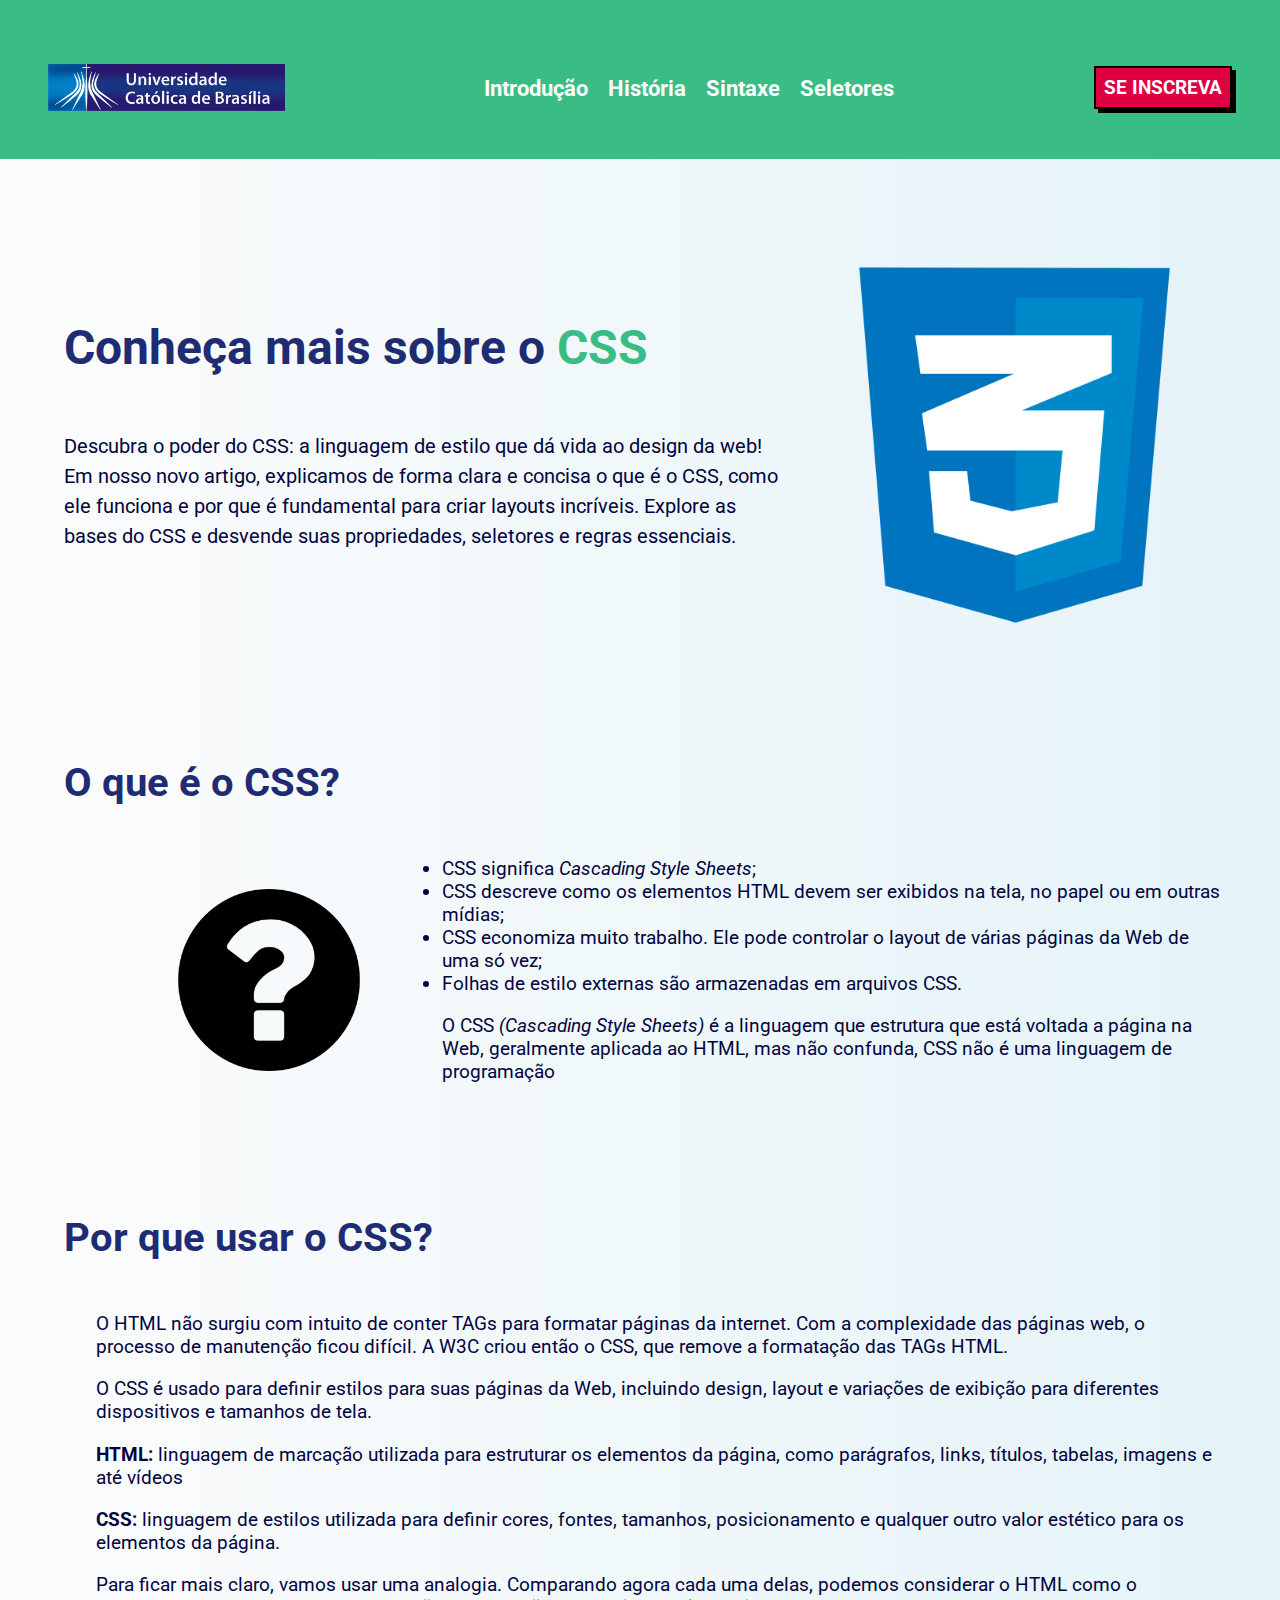
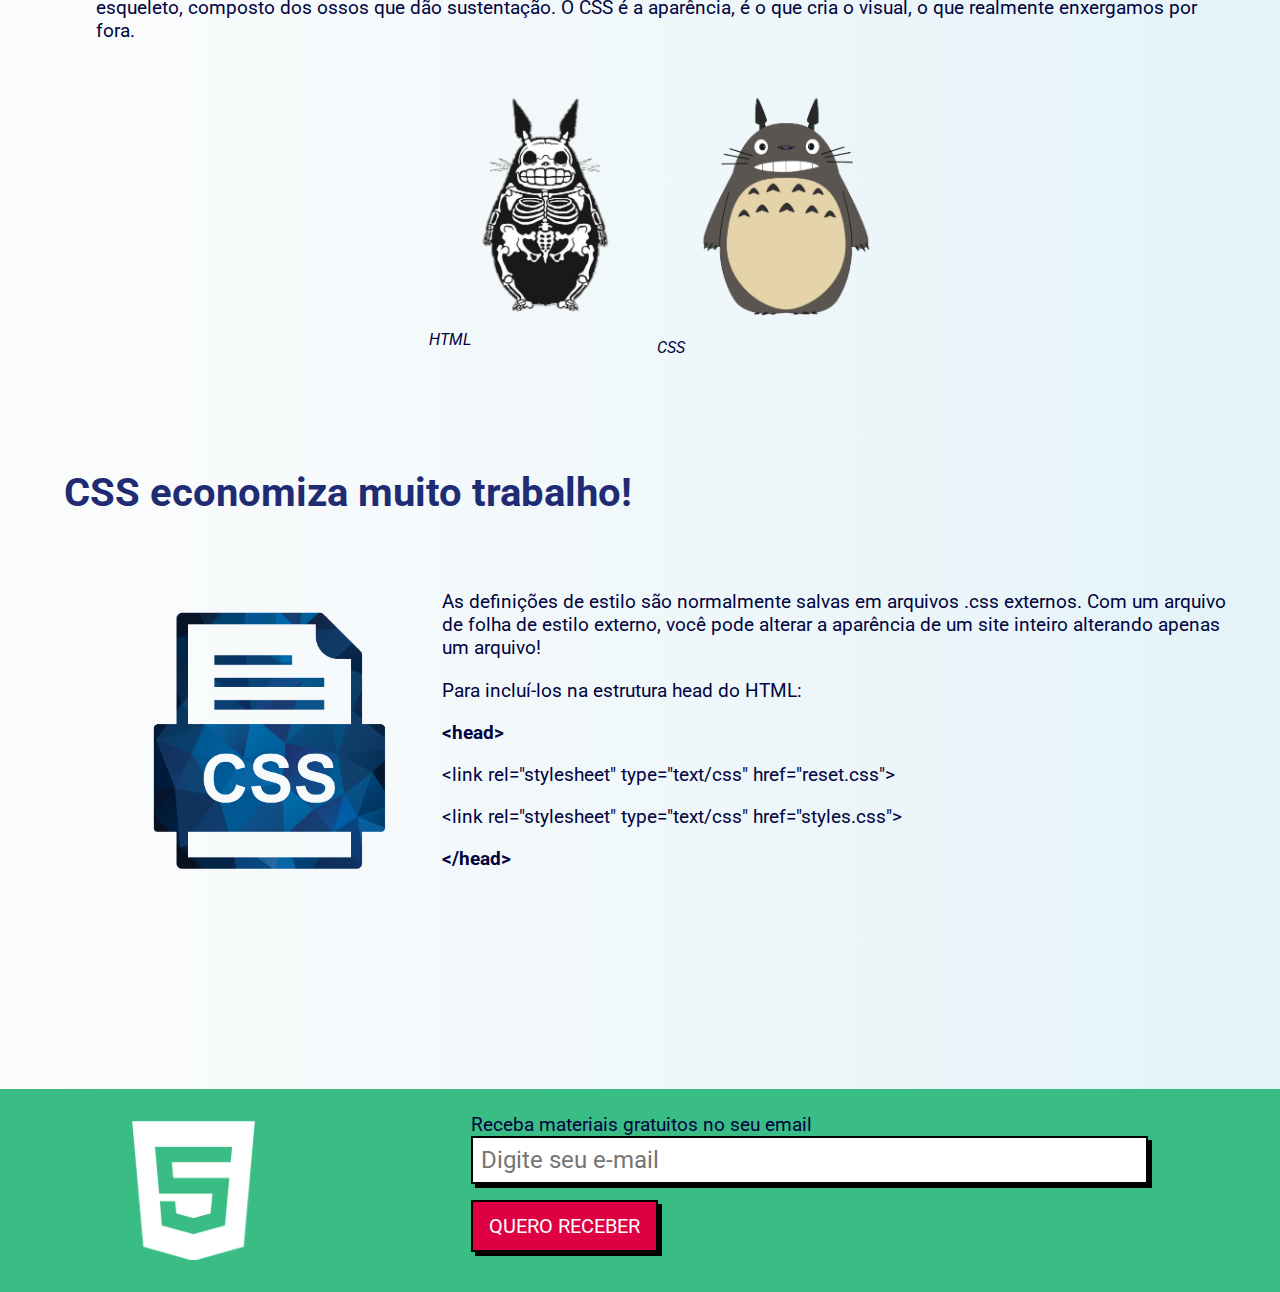
<file: index.html>
<!DOCTYPE html>
<html lang="pt-br">
  <head>
    <meta charset="UTF-8" />
    <meta http-equiv="X-UA-Compatible" content="IE=edge" />
    <meta name="viewport" content="width=device-width, initial-scale=1.0" />
    <link
      rel="shortcut icon"
      href="assets/logo_css_white.png"
      type="image/x-icon"
    />
    <link rel="preconnect" href="https://fonts.googleapis.com" />
    <link rel="preconnect" href="https://fonts.gstatic.com" crossorigin />
    <link
      href="https://fonts.googleapis.com/css2?family=Roboto:wght@100;400;500;700&display=swap"
      rel="stylesheet"
    />
    <link rel="stylesheet" href="introducao_style.css" />
    <title>Introdução CSS</title>
  </head>
  <body>
    <header>
      <div class="nav">
        <img src="assets/ucb-logo.png" alt="logo ucb" />
        <nav>
          <a href="index.html">Introdução</a>
          <a href="historia.html">História</a>
          <a href="sintaxe.html">Sintaxe</a>
          <a href="seletores.html">Seletores</a>
        </nav>
        <a href="formulario.html" class="button">Se inscreva</a>
      </div>
    </header>

    <main>
      <section class="secao-principal">
        <div class="container-row-reverse">
          <img src="assets/logo_css.png" alt="logo CSS" />
          <div>
            <h1>Conheça mais sobre o <span>CSS</span></h1>
            <p>
              Descubra o poder do CSS: a linguagem de estilo que dá vida ao
              design da web! Em nosso novo artigo, explicamos de forma clara e
              concisa o que é o CSS, como ele funciona e por que é fundamental
              para criar layouts incríveis. Explore as bases do CSS e desvende
              suas propriedades, seletores e regras essenciais.
            </p>
          </div>
        </div>
      </section>

      <section class="secao-conceitos">
        <div class="conceitos">
          <article class="conceito-1">
            <h2>O que é o CSS?</h2>
            <div class="container">
              <img src="assets/interrogacao.png" alt="interrogação" />
              <div class="texto">
                <ul>
                  <li>CSS significa <i>Cascading Style Sheets</i>;</li>
                  <li>
                    CSS descreve como os elementos HTML devem ser exibidos na
                    tela, no papel ou em outras mídias;
                  </li>
                  <li>
                    CSS economiza muito trabalho. Ele pode controlar o layout de
                    várias páginas da Web de uma só vez;
                  </li>
                  <li>
                    Folhas de estilo externas são armazenadas em arquivos CSS.
                  </li>

                  <p>
                    O CSS <i>(Cascading Style Sheets)</i> é a linguagem que
                    estrutura que está voltada a página na Web, geralmente
                    aplicada ao HTML, mas não confunda, CSS não é uma linguagem
                    de programação
                  </p>
                </ul>
              </div>
            </div>
          </article>

          <article class="conceito-2">
            <h2>Por que usar o CSS?</h2>
            <div class="container">
              <div class="texto">
                <p>
                  O HTML não surgiu com intuito de conter TAGs para formatar
                  páginas da internet. Com a complexidade das páginas web, o
                  processo de manutenção ficou difícil. A W3C criou então o CSS,
                  que remove a formatação das TAGs HTML.
                </p>

                <p>
                  O CSS é usado para definir estilos para suas páginas da Web,
                  incluindo design, layout e variações de exibição para
                  diferentes dispositivos e tamanhos de tela.
                </p>

                <p>
                  <strong>HTML:</strong> linguagem de marcação utilizada para
                  estruturar os elementos da página, como parágrafos, links,
                  títulos, tabelas, imagens e até vídeos
                </p>

                <p>
                  <strong>CSS:</strong> linguagem de estilos utilizada para
                  definir cores, fontes, tamanhos, posicionamento e qualquer
                  outro valor estético para os elementos da página.
                </p>

                <p>
                  Para ficar mais claro, vamos usar uma analogia. Comparando
                  agora cada uma delas, podemos considerar o HTML como o
                  esqueleto, composto dos ossos que dão sustentação. O CSS é a
                  aparência, é o que cria o visual, o que realmente enxergamos
                  por fora.
                </p>
              </div>
            </div>

            <div class="figure">
              <figure>
                <img
                  src="assets/esqueleto_totoro.png"
                  alt="totoro esqueleto"
                  class="esqueleto"
                />
                <figcaption><i>HTML</i></figcaption>
              </figure>

              <figure>
                <img src="assets/totoro.png" alt="totoro" />
                <figcaption><i>CSS</i></figcaption>
              </figure>
            </div>
          </article>

          <article class="conceito-3">
            <h2>CSS economiza muito trabalho!</h2>
            <div class="container">
              <img src="assets/css_file.png" alt="documento css" />

              <div class="texto">
                <p>
                  As definições de estilo são normalmente salvas em arquivos
                  .css externos. Com um arquivo de folha de estilo externo, você
                  pode alterar a aparência de um site inteiro alterando apenas
                  um arquivo!
                </p>

                <p>Para incluí-los na estrutura head do HTML:</p>

                <p><strong>&lt;head&gt; </strong></p>
                <p>
                  &lt;link rel="stylesheet" type="text/css" href="reset.css"&gt;
                </p>
                <p>
                  &lt;link rel="stylesheet" type="text/css"
                  href="styles.css"&gt;
                </p>
                <p><strong>&lt;/head&gt;</strong></p>
              </div>
            </div>
          </article>
        </div>
      </section>
      
    </main>

    <footer>
      <div class="noticias-form">
        <img src="assets/logo_css_white.png" alt="" />

        <form action="#">
          <label for="email">Receba materiais gratuitos no seu email</label>
          <input
            type="text"
            name="email"
            id="email"
            placeholder="Digite seu e-mail"
          />
          <button class="button">Quero receber</button>
        </form>
      </div>

      <!--<div class="linkedin">
            <p>Desenvolvido por</p>
        <ul>
            <li><a href="https://www.linkedin.com/in/tamilly-menezes/">Cris</a></li>
            <li><a href="https://www.linkedin.com/in/matheuss-bdr/">Matheus</a></li>
            <li><a href="https://www.linkedin.com/in/ryvvas/">Ryvvas</a></li>
            <li><a href="https://www.linkedin.com/in/victor-andrade-hugo/">Victor</a></li>
        </ul>
        </div> -->
    </footer>
  </body>
</html>
</file>
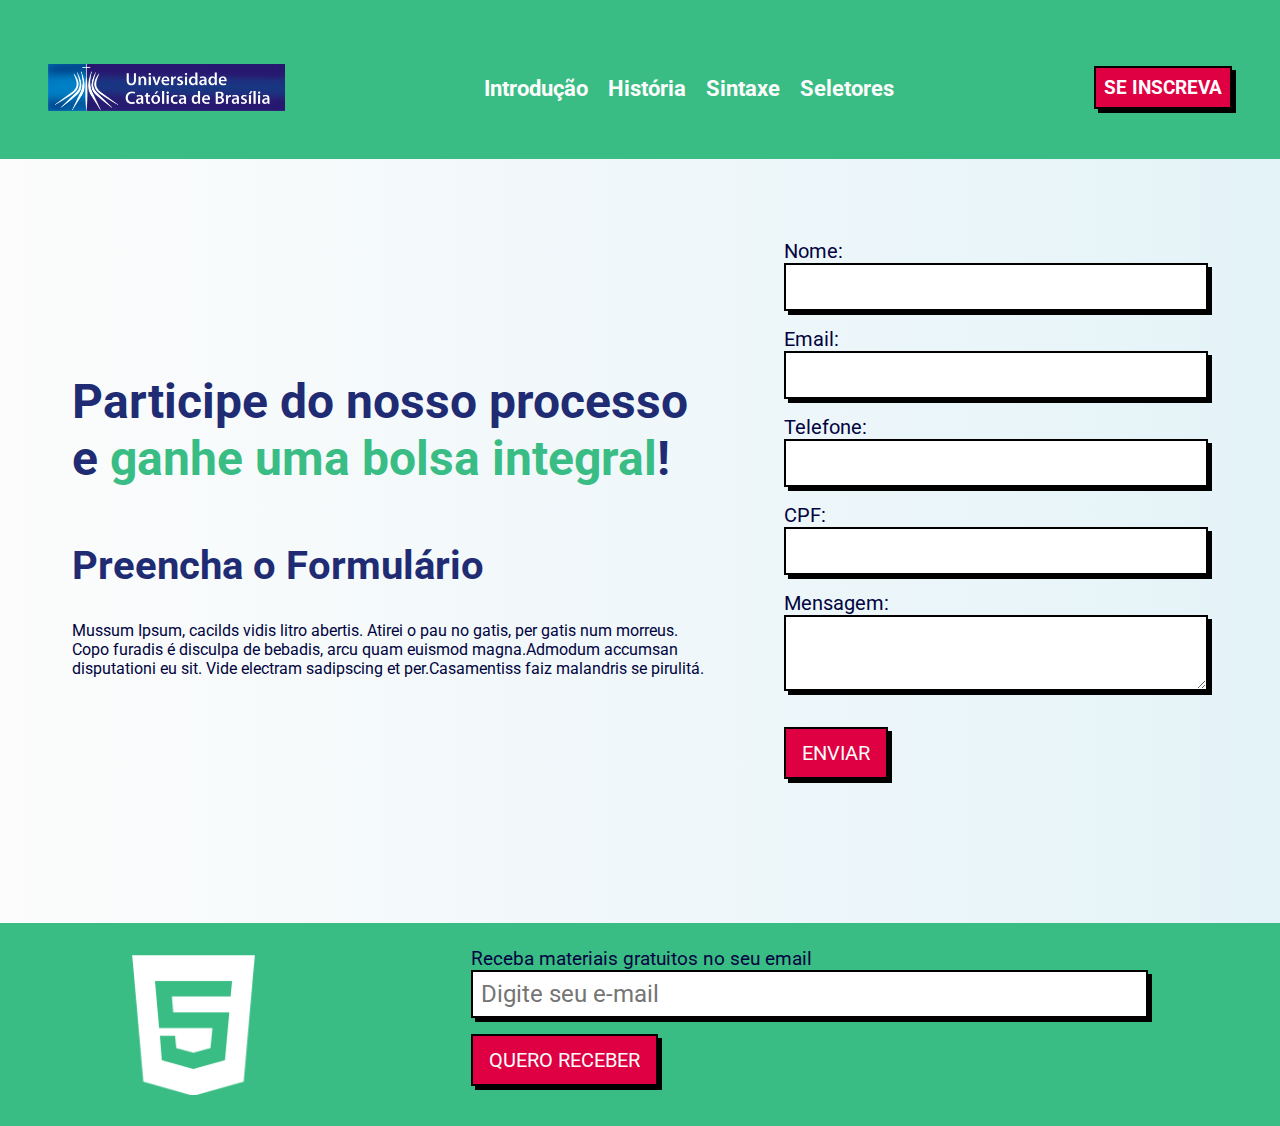
<file: formulario.html>
<!DOCTYPE html>
<html lang="pt-br">
  <head>
    <meta charset="UTF-8" />
    <meta http-equiv="X-UA-Compatible" content="IE=edge" />
    <meta name="viewport" content="width=device-width, initial-scale=1.0" />
    <link
      rel="shortcut icon"
      href="assets/logo_css_white.png"
      type="image/x-icon"
    />
    <link rel="preconnect" href="https://fonts.googleapis.com" />
    <link rel="preconnect" href="https://fonts.gstatic.com" crossorigin />
    <link
      href="https://fonts.googleapis.com/css2?family=Roboto:wght@100;400;500;700&display=swap"
      rel="stylesheet"
    />
    <link rel="stylesheet" href="introducao_style.css" />
    <link rel="stylesheet" href="formulario_style.css" />
    <title>Formulário</title>
  </head>
  <body>
    <header>
      <div class="nav">
        <img src="assets/ucb-logo.png" alt="logo ucb" />
        <nav>
          <a href="index.html">Introdução</a>
          <a href="historia.html">História</a>
          <a href="sintaxe.html">Sintaxe</a>
          <a href="seletores.html">Seletores</a>
        </nav>
        <a href="formulario.html" class="button">Se inscreva</a>
      </div>
    </header>

    <main class="apresentacao">
      <section class="formulario">
        <div class="inscricao-form">
          <h1>
            Participe do nosso processo e <span>ganhe uma bolsa integral</span>!
          </h1>
          <h2>Preencha o Formulário</h2>
          <p>
            Mussum Ipsum, cacilds vidis litro abertis. Atirei o pau no gatis,
            per gatis num morreus. Copo furadis é disculpa de bebadis, arcu quam
            euismod magna.Admodum accumsan disputationi eu sit. Vide electram
            sadipscing et per.Casamentiss faiz malandris se pirulitá.
          </p>
        </div>

        <form action="#" method="post">
          <div class="form-group">
            <label for="nome">Nome:</label>
            <input type="text" id="nome" name="nome" required />
          </div>
          <div class="form-group">
            <label for="email">Email:</label>
            <input type="email" id="email" name="email" required />
          </div>
          <div class="form-group">
            <label for="telefone">Telefone:</label>
            <input type="tel" id="telefone" name="telefone" required />
          </div>
          <div class="form-group">
            <label for="cpf">CPF:</label>
            <input type="text" id="cpf" name="cpf" required />
          </div>
          <div class="form-group">
            <label for="mensagem">Mensagem:</label>
            <textarea id="mensagem" name="mensagem" required></textarea>
          </div>
          <button class="button">Enviar</button>
        </form>
      </section>
    </main>

    <footer>
      <div class="noticias-form">
        <img src="assets/logo_css_white.png" alt="" />

        <form action="#">
          <label for="email">Receba materiais gratuitos no seu email</label>
          <input
            type="text"
            name="email"
            id="email"
            placeholder="Digite seu e-mail"
          />
          <button class="button">Quero receber</button>
        </form>
      </div>

      <!--<div class="linkedin">
            <p>Desenvolvido por</p>
        <ul>
            <li><a href="https://www.linkedin.com/in/tamilly-menezes/">Cris</a></li>
            <li><a href="https://www.linkedin.com/in/matheuss-bdr/">Matheus</a></li>
            <li><a href="https://www.linkedin.com/in/ryvvas/">Ryvvas</a></li>
            <li><a href="https://www.linkedin.com/in/victor-andrade-hugo/">Victor</a></li>
        </ul>
        </div> -->
    </footer>
  </body>
</html>
</file>
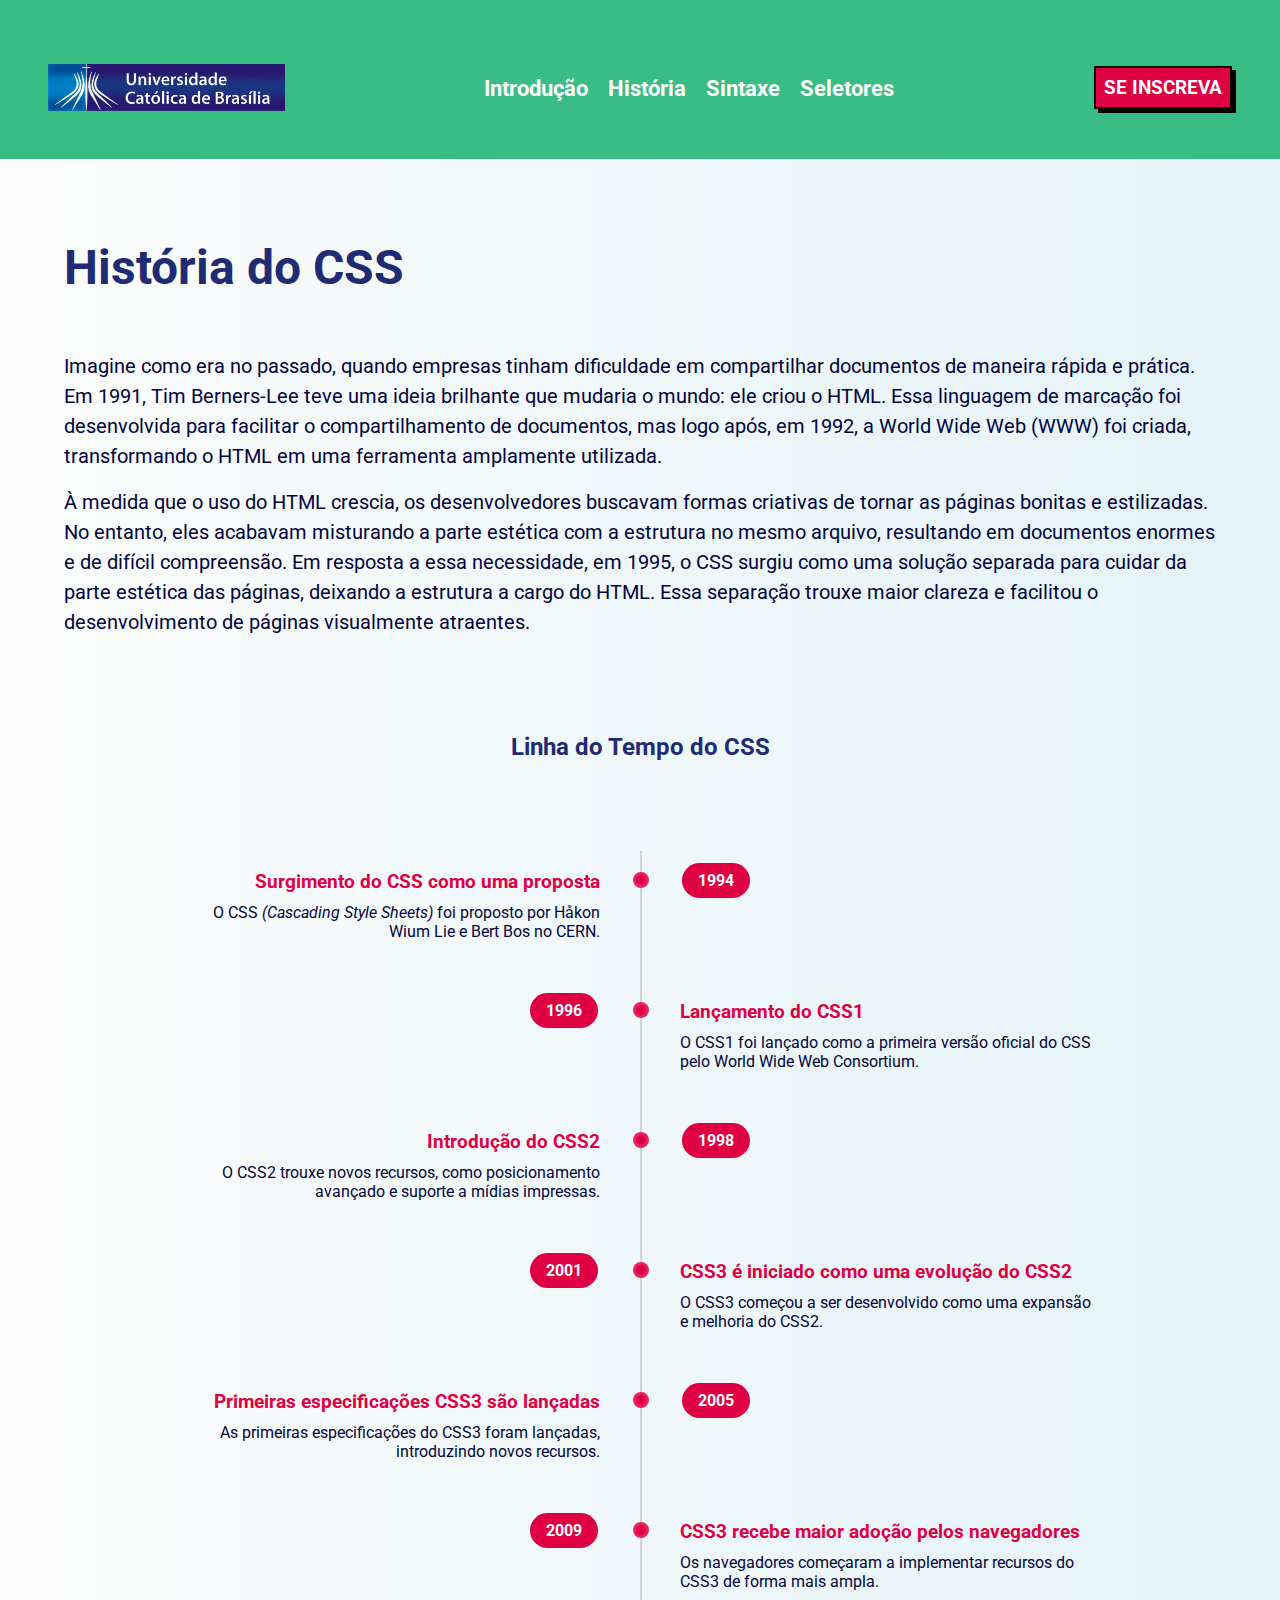
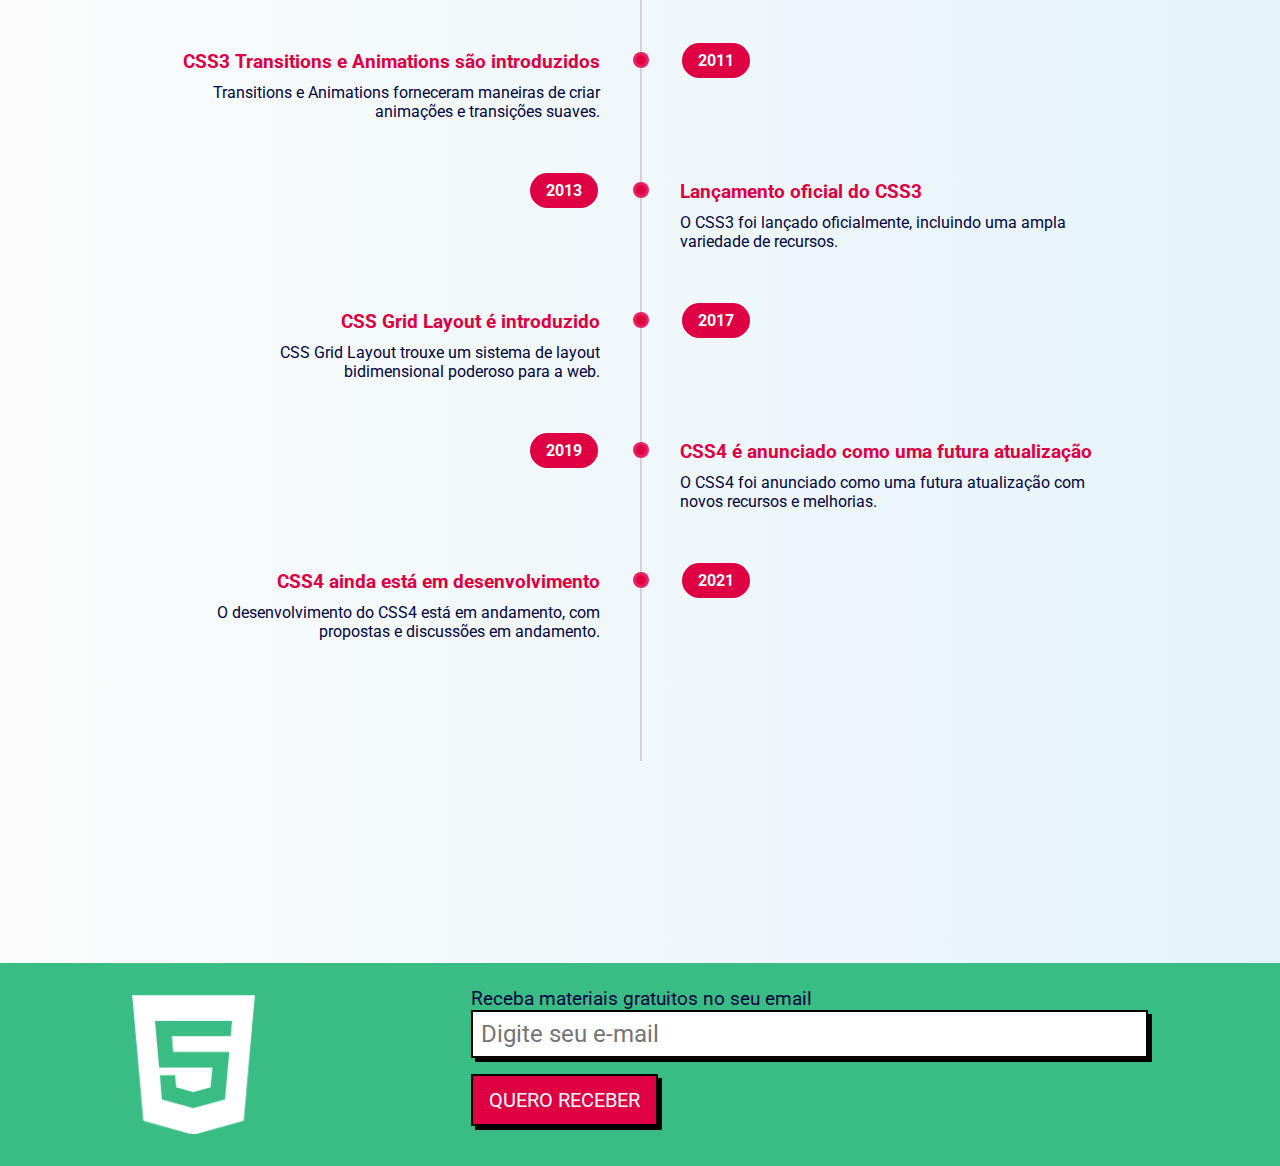
<file: historia.html>
<!DOCTYPE html>
<html lang="pt-br">
  <head>
    <meta charset="UTF-8" />
    <meta http-equiv="X-UA-Compatible" content="IE=edge" />
    <meta name="viewport" content="width=device-width, initial-scale=1.0" />
    <link rel="shortcut icon" href="assets/logo_css_white.png" type="image/x-icon"/>
    <link rel="preconnect" href="https://fonts.googleapis.com" />
    <link rel="preconnect" href="https://fonts.gstatic.com" crossorigin />
    <link
      href="https://fonts.googleapis.com/css2?family=Roboto:wght@100;400;500;700&display=swap"
      rel="stylesheet"
    />
    <link rel="stylesheet" href="historia_style.css" />
    <title>História CSS</title>
  </head>
  <body>
    <header>
      <div class="nav">
        <img src="assets/ucb-logo.png" alt="logo ucb" />
        <nav>
          <a href="index.html">Introdução</a>
          <a href="historia.html">História</a>
          <a href="sintaxe.html">Sintaxe</a>
          <a href="seletores.html">Seletores</a>
        </nav>
        <a href="formulario.html" class="button">Se inscreva</a>
      </div>
    </header>

    <main class="apresentacao">
      <section class="apresentacaoConteudo">
        <div class="historiaCss">
          <h1>História do CSS</h1>

          <p>
            Imagine como era no passado, quando empresas tinham dificuldade em
            compartilhar documentos de maneira rápida e prática. Em 1991, Tim
            Berners-Lee teve uma ideia brilhante que mudaria o mundo: ele criou
            o HTML. Essa linguagem de marcação foi desenvolvida para facilitar o
            compartilhamento de documentos, mas logo após, em 1992, a World Wide
            Web (WWW) foi criada, transformando o HTML em uma ferramenta
            amplamente utilizada.
          </p>

          <p>
            À medida que o uso do HTML crescia, os desenvolvedores buscavam
            formas criativas de tornar as páginas bonitas e estilizadas. No
            entanto, eles acabavam misturando a parte estética com a estrutura
            no mesmo arquivo, resultando em documentos enormes e de difícil
            compreensão. Em resposta a essa necessidade, em 1995, o CSS surgiu
            como uma solução separada para cuidar da parte estética das páginas,
            deixando a estrutura a cargo do HTML. Essa separação trouxe maior
            clareza e facilitou o desenvolvimento de páginas visualmente
            atraentes.
          </p>
        </div>

        <h2>Linha do Tempo do CSS</h2>
      </section>

      <section class="apresentacaoLinhaDoTempo">
        <ul>
          <li>
            <div class="conteudo">
              <h3>Surgimento do CSS como uma proposta</h3>
              <p>
                O CSS <i>(Cascading Style Sheets)</i> foi proposto por Håkon
                Wium Lie e Bert Bos no CERN.
              </p>
            </div>
            <div class="tempo">
              <h4>1994</h4>
            </div>
          </li>
          <li>
            <div class="conteudo">
              <h3>Lançamento do CSS1</h3>
              <p>
                O CSS1 foi lançado como a primeira versão oficial do CSS pelo
                World Wide Web Consortium.
              </p>
            </div>
            <div class="tempo">
              <h4>1996</h4>
            </div>
          </li>
          <li>
            <div class="conteudo">
              <h3>Introdução do CSS2</h3>
              <p>
                O CSS2 trouxe novos recursos, como posicionamento avançado e
                suporte a mídias impressas.
              </p>
            </div>
            <div class="tempo">
              <h4>1998</h4>
            </div>
          </li>
          <li>
            <div class="conteudo">
              <h3>CSS3 é iniciado como uma evolução do CSS2</h3>
              <p>
                O CSS3 começou a ser desenvolvido como uma expansão e melhoria
                do CSS2.
              </p>
            </div>
            <div class="tempo">
              <h4>2001</h4>
            </div>
          </li>
          <li>
            <div class="conteudo">
              <h3>Primeiras especificações CSS3 são lançadas</h3>
              <p>
                As primeiras especificações do CSS3 foram lançadas, introduzindo
                novos recursos.
              </p>
            </div>
            <div class="tempo">
              <h4>2005</h4>
            </div>
          </li>
          <li>
            <div class="conteudo">
              <h3>CSS3 recebe maior adoção pelos navegadores</h3>
              <p>
                Os navegadores começaram a implementar recursos do CSS3 de forma
                mais ampla.
              </p>
            </div>
            <div class="tempo">
              <h4>2009</h4>
            </div>
          </li>
          <li>
            <div class="conteudo">
              <h3>CSS3 Transitions e Animations são introduzidos</h3>
              <p>
                Transitions e Animations forneceram maneiras de criar animações
                e transições suaves.
              </p>
            </div>
            <div class="tempo">
              <h4>2011</h4>
            </div>
          </li>
          <li>
            <div class="conteudo">
              <h3>Lançamento oficial do CSS3</h3>
              <p>
                O CSS3 foi lançado oficialmente, incluindo uma ampla variedade
                de recursos.
              </p>
            </div>
            <div class="tempo">
              <h4>2013</h4>
            </div>
          </li>
          <li>
            <div class="conteudo">
              <h3>CSS Grid Layout é introduzido</h3>
              <p>
                CSS Grid Layout trouxe um sistema de layout bidimensional
                poderoso para a web.
              </p>
            </div>
            <div class="tempo">
              <h4>2017</h4>
            </div>
          </li>
          <li>
            <div class="conteudo">
              <h3>CSS4 é anunciado como uma futura atualização</h3>
              <p>
                O CSS4 foi anunciado como uma futura atualização com novos
                recursos e melhorias.
              </p>
            </div>
            <div class="tempo">
              <h4>2019</h4>
            </div>
          </li>
          <li>
            <div class="conteudo">
              <h3>CSS4 ainda está em desenvolvimento</h3>
              <p>
                O desenvolvimento do CSS4 está em andamento, com propostas e
                discussões em andamento.
              </p>
            </div>
            <div class="tempo">
              <h4>2021</h4>
            </div>
          </li>
          <div style="clear: both"></div>
        </ul>
      </section>
    </main>

    <footer>
      <div class="noticias-form">
        <img src="assets/logo_css_white.png" alt="" />

        <form action="#">
          <label for="email">Receba materiais gratuitos no seu email</label>
          <input
            type="text"
            name="email"
            id="email"
            placeholder="Digite seu e-mail"
          />
          <button class="button">Quero receber</button>
        </form>
      </div>

      <!-- <div class="linkedin">
            <p>Desenvolvido por</p>
        <ul>
            <li><a href="https://www.linkedin.com/in/tamilly-menezes/">Cris</a></li>
            <li><a href="https://www.linkedin.com/in/matheuss-bdr/">Matheus</a></li>
            <li><a href="https://www.linkedin.com/in/ryvvas/">Ryvvas</a></li>
            <li><a href="https://www.linkedin.com/in/victor-andrade-hugo/">Victor</a></li>
        </ul>
        </div> -->
    </footer>
  </body>
</html>
</file>
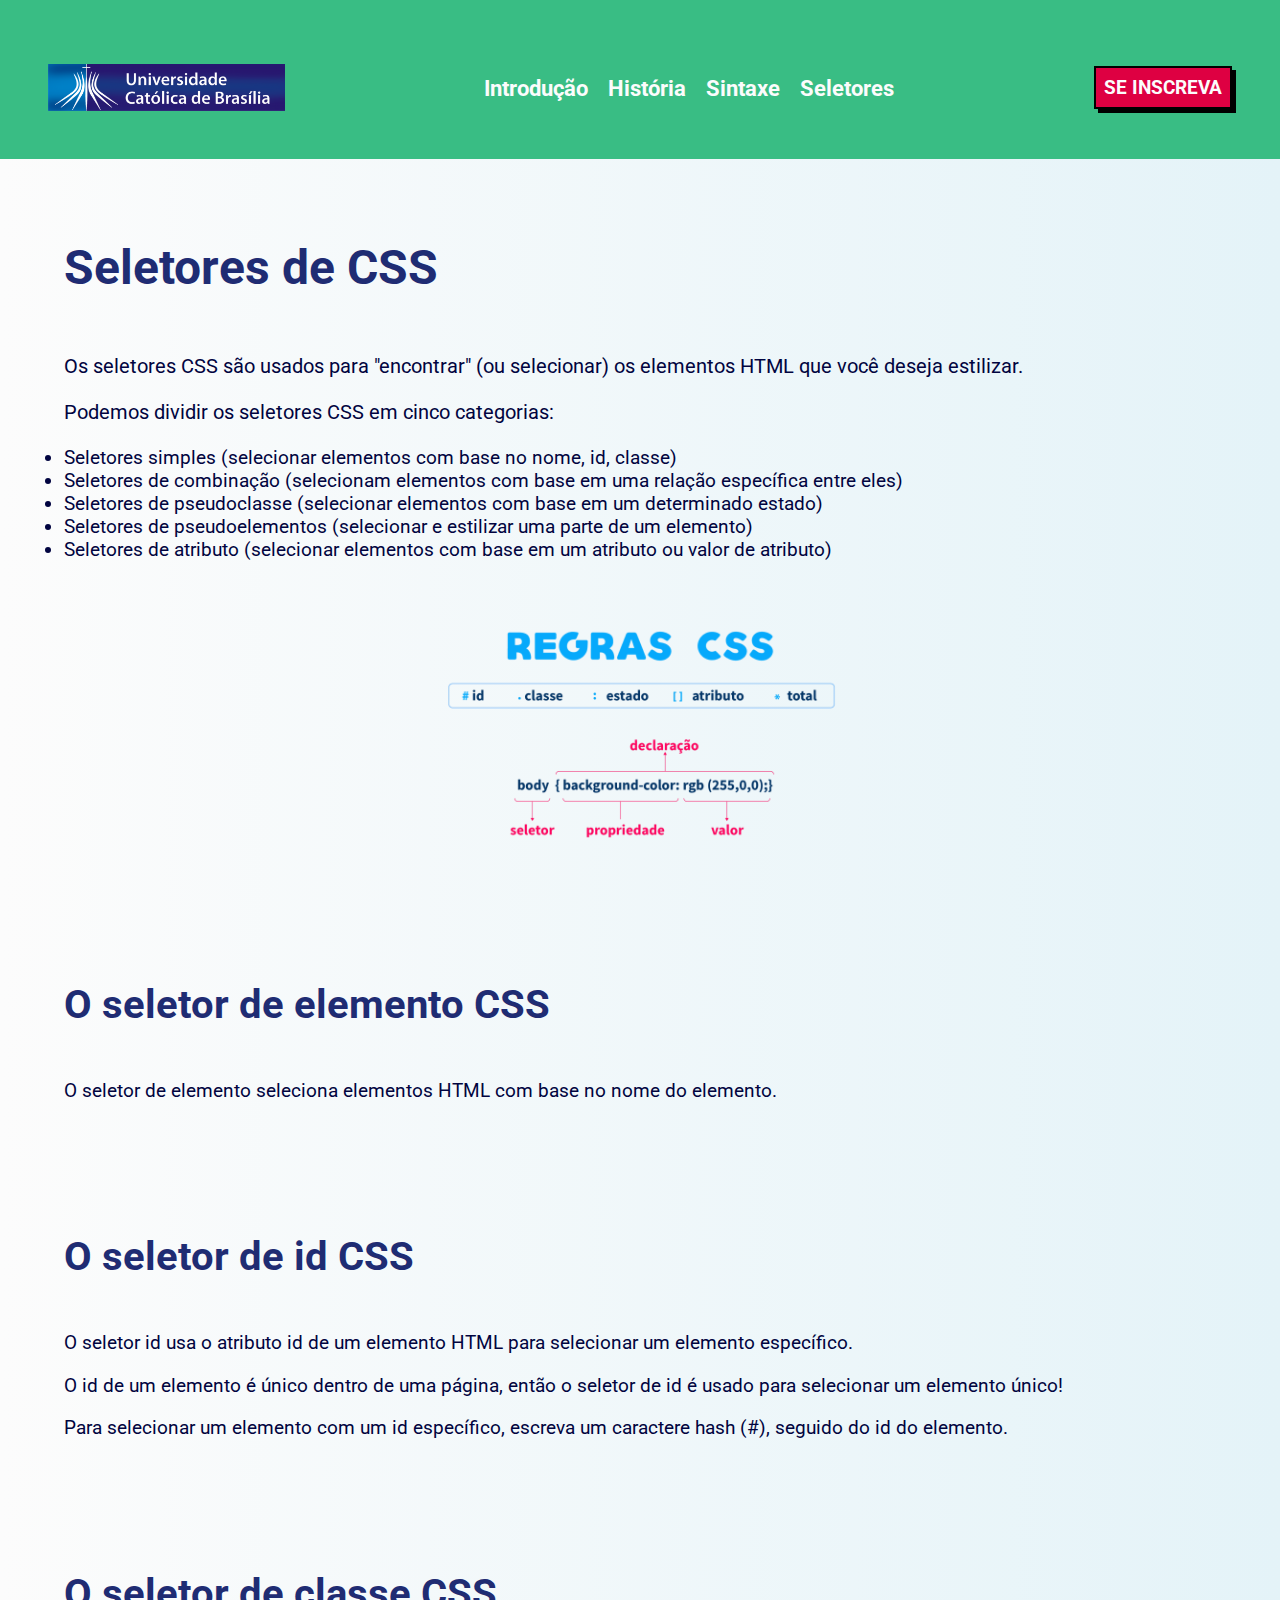
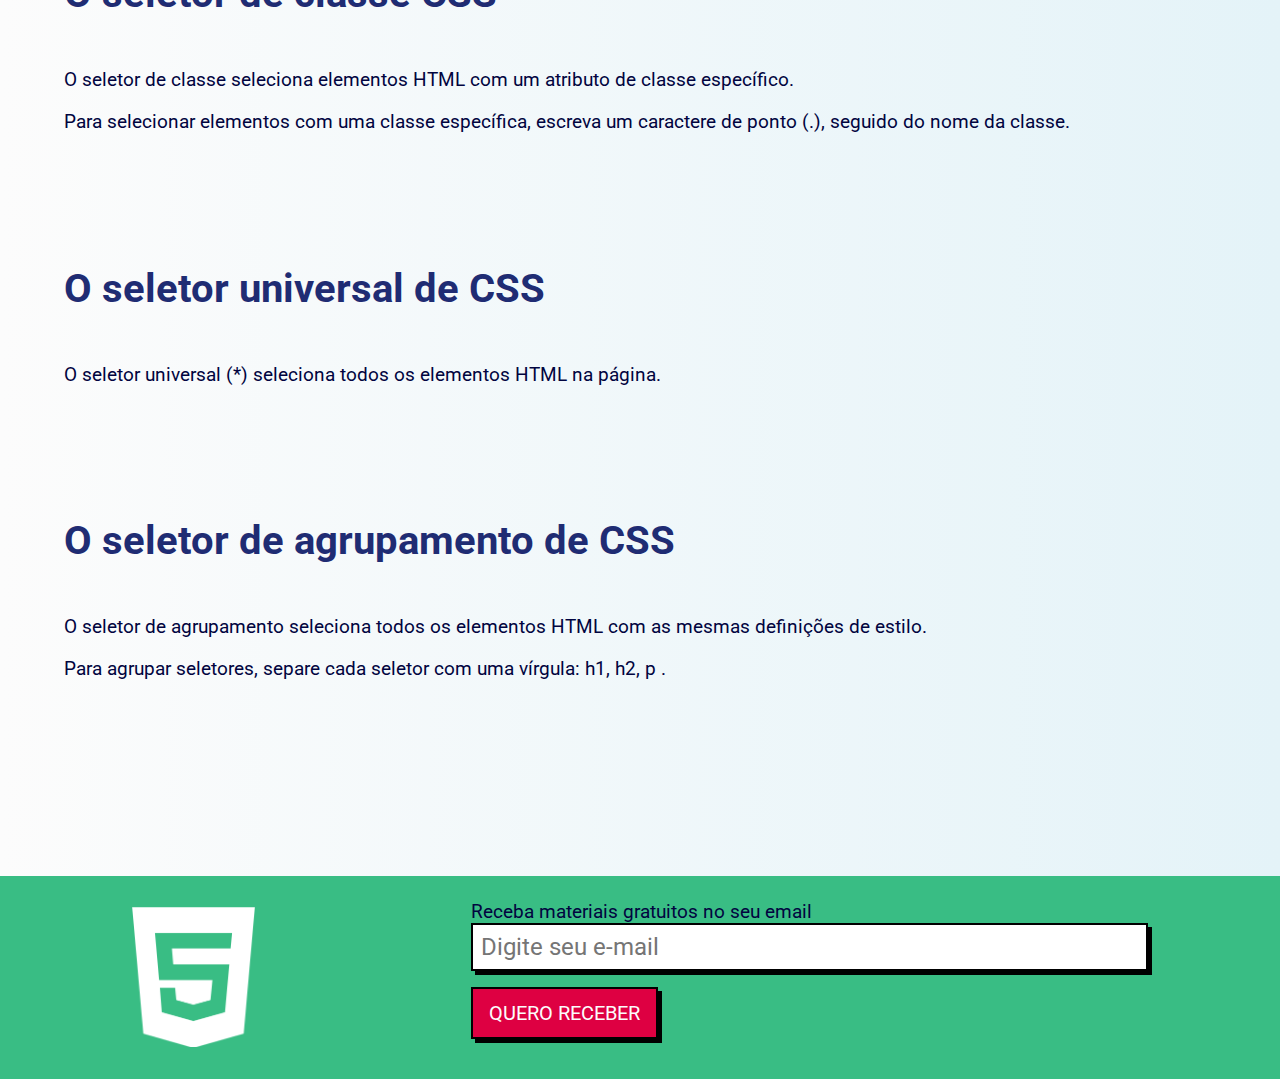
<file: seletores.html>
<!DOCTYPE html>
<html lang="pt-br">
  <head>
    <meta charset="UTF-8" />
    <meta http-equiv="X-UA-Compatible" content="IE=edge" />
    <meta name="viewport" content="width=device-width, initial-scale=1.0" />
    <link
      rel="shortcut icon"
      href="assets/logo_css_white.png"
      type="image/x-icon"
    />
    <link rel="preconnect" href="https://fonts.googleapis.com" />
    <link rel="preconnect" href="https://fonts.gstatic.com" crossorigin />
    <link
      href="https://fonts.googleapis.com/css2?family=Roboto:wght@100;400;500;700&display=swap"
      rel="stylesheet"
    />
    <link rel="stylesheet" href="introducao_style.css" />
    <title>Seletores CSS</title>
  </head>
  <body>
    <header>
      <div class="nav">
        <img src="assets/ucb-logo.png" alt="logo ucb" />
        <nav>
          <a href="index.html">Introdução</a>
          <a href="historia.html">História</a>
          <a href="sintaxe.html">Sintaxe</a>
          <a href="seletores.html">Seletores</a>
        </nav>
        <a href="formulario.html" class="button">Se inscreva</a>
      </div>
    </header>

    <main>
      <section class="secao-principal">
        <div class="container">
          <div>
            <h1>Seletores de CSS</span></h1>
            <div class="texto">
                <p>
                    Os seletores CSS são usados ​​para "encontrar" (ou selecionar) os elementos HTML que você deseja estilizar.
                  </p>
                  <p>Podemos dividir os seletores CSS em cinco categorias:</p>
            <ul>
              <li>Seletores simples (selecionar elementos com base no nome, id, classe)</li>
              <li>Seletores de combinação (selecionam elementos com base em uma relação específica entre eles)</li>
              <li>Seletores de pseudoclasse (selecionar elementos com base em um determinado estado)</li>
              <li>Seletores de pseudoelementos (selecionar e estilizar uma parte de um elemento)</li>
              <li>Seletores de atributo (selecionar elementos com base em um atributo ou valor de atributo)</li>
            </ul>
          </div>

          <div class="figure">
            <img src="assets/regras_css.png" alt="regras css">
          </div>
        </div>
      </section>

      <section class="secao-conceitos">
        <div class="conceitos">
          <article class="conceito-1">
            <h2>O seletor de elemento CSS</h2>
            <p>
                O seletor de elemento seleciona elementos HTML com base no nome do elemento.
          </p>
          
               
                  
            
          </article>

          <article class="conceito-2">
            <h2>O seletor de id CSS</h2>
            
              
                <p>
                    O seletor id usa o atributo id de um elemento HTML para selecionar um elemento específico.
                </p>

                <p>
                    O id de um elemento é único dentro de uma página, então o seletor de id é usado para selecionar um elemento único!
                </p>

                <p>
                    Para selecionar um elemento com um id específico, escreva um caractere hash (#), seguido do id do elemento.
                </p>

          </article>

          <article class="conceito-3">
            <h2>O seletor de classe CSS</h2>
           
                <p>
                    O seletor de classe seleciona elementos HTML com um atributo de classe específico.
                </p>

                <p>Para selecionar elementos com uma classe específica, escreva um caractere de ponto (.), seguido do nome da classe.</p>

          </article>

          
          <article class="conceito-4">
            <h2>O seletor universal de CSS</h2>
           
                <p>
                    O seletor universal (*) seleciona todos os elementos HTML na página.
                </p>

                

          </article>

          
          <article class="conceito-5">
            <h2>O seletor de agrupamento de CSS</h2>
           
                <p>
                    O seletor de agrupamento seleciona todos os elementos HTML com as mesmas definições de estilo.</p>

                <p>Para agrupar seletores, separe cada seletor com uma vírgula: h1, h2, p .</p>

                

          </article>
        
      </section>
      
    </main>

    <footer>
      <div class="noticias-form">
        <img src="assets/logo_css_white.png" alt="" />

        <form action="#">
          <label for="email">Receba materiais gratuitos no seu email</label>
          <input
            type="text"
            name="email"
            id="email"
            placeholder="Digite seu e-mail"
          />
          <button class="button">Quero receber</button>
        </form>
      </div>

      <!--<div class="linkedin">
            <p>Desenvolvido por</p>
        <ul>
            <li><a href="https://www.linkedin.com/in/tamilly-menezes/">Cris</a></li>
            <li><a href="https://www.linkedin.com/in/matheuss-bdr/">Matheus</a></li>
            <li><a href="https://www.linkedin.com/in/ryvvas/">Ryvvas</a></li>
            <li><a href="https://www.linkedin.com/in/victor-andrade-hugo/">Victor</a></li>
        </ul>
        </div> -->
    </footer>
  </body>
</html>
</file>
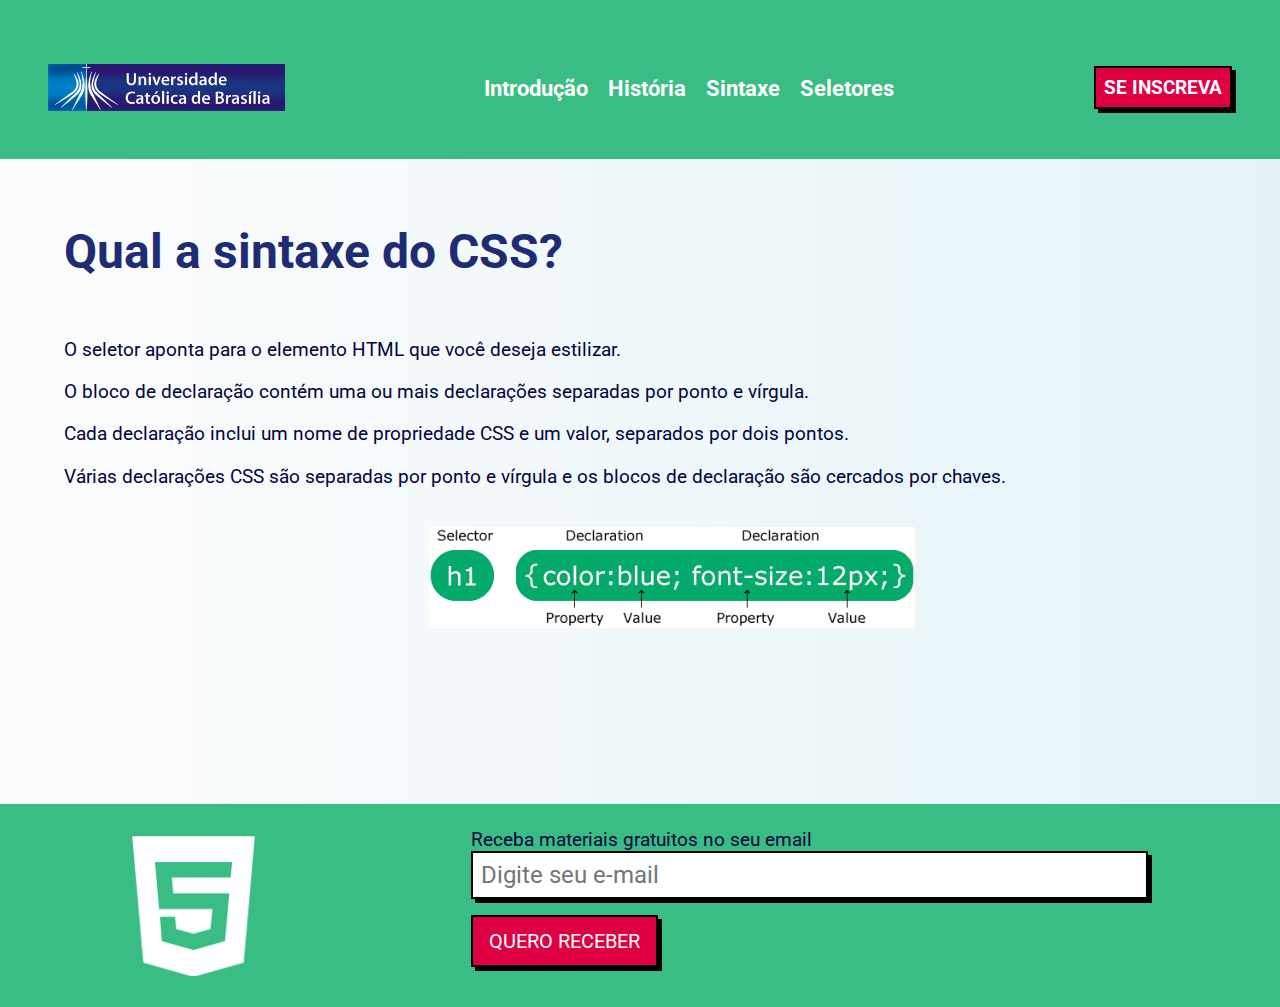
<file: sintaxe.html>
<!DOCTYPE html>
<html lang="pt-br">
  <head>
    <meta charset="UTF-8" />
    <meta http-equiv="X-UA-Compatible" content="IE=edge" />
    <meta name="viewport" content="width=device-width, initial-scale=1.0" />
    <link
      rel="shortcut icon"
      href="assets/logo_css_white.png"
      type="image/x-icon"
    />
    <link rel="preconnect" href="https://fonts.googleapis.com" />
    <link rel="preconnect" href="https://fonts.gstatic.com" crossorigin />
    <link
      href="https://fonts.googleapis.com/css2?family=Roboto:wght@100;400;500;700&display=swap"
      rel="stylesheet"
    />
    <link rel="stylesheet" href="introducao_style.css" />
    <title>Sintaxe CSS</title>
  </head>
  <body>
    <header>
      <div class="nav">
        <img src="assets/ucb-logo.png" alt="logo ucb" />
        <nav>
          <a href="index.html">Introdução</a>
          <a href="historia.html">História</a>
          <a href="sintaxe.html">Sintaxe</a>
          <a href="seletores.html">Seletores</a>
        </nav>
        <a href="formulario.html" class="button">Se inscreva</a>
      </div>
    </header>

    <main>
      <section class="secao-conceitos">
        <article class="conceito-1">
          <h1>Qual a sintaxe do CSS?</h1>

          <div class="texto">
            <p>
              O seletor aponta para o elemento HTML que você deseja estilizar.
            </p>
            <p>
              O bloco de declaração contém uma ou mais declarações separadas por
              ponto e vírgula.
            </p>
            <p>
              Cada declaração inclui um nome de propriedade CSS e um valor,
              separados por dois pontos.
            </p>
            <p>
              Várias declarações CSS são separadas por ponto e vírgula e os
              blocos de declaração são cercados por chaves.
            </p>
          </div>

          <div class="figure">
            <img src="assets/sintaxe_css.gif" alt="sintaxe css" />
          </div>
        </article>
      </section>
    </main>

    <footer>
      <div class="noticias-form">
        <img src="assets/logo_css_white.png" alt="" />

        <form action="#">
          <label for="email">Receba materiais gratuitos no seu email</label>
          <input
            type="text"
            name="email"
            id="email"
            placeholder="Digite seu e-mail"
          />
          <button class="button">Quero receber</button>
        </form>
      </div>

      <!--<div class="linkedin">
            <p>Desenvolvido por</p>
        <ul>
            <li><a href="https://www.linkedin.com/in/tamilly-menezes/">Cris</a></li>
            <li><a href="https://www.linkedin.com/in/matheuss-bdr/">Matheus</a></li>
            <li><a href="https://www.linkedin.com/in/ryvvas/">Ryvvas</a></li>
            <li><a href="https://www.linkedin.com/in/victor-andrade-hugo/">Victor</a></li>
        </ul>
        </div> -->
    </footer>
  </body>
</html>
</file>
<file: introducao_style.css>
* {
  box-sizing: border-box;
  margin: 0;
  padding: 0;
  font-family: "Roboto", sans-serif;
  color: var(--cor-fonte);
}

:root {
  --cor-primaria: #1f2c73;
  --cor-secundaria: #39bd84;
  --cor-terciaria: #de0042;
  --cor-preta: #000;
  --cor-branca: #fcfcfc;
  --cor-fonte: #010440;
}

body {
  background: linear-gradient(90deg, #fcfcfc 0%, #e4f3f8 100%);
  padding: 0;
}

header {
  background: var(--cor-secundaria);
  margin: 0;
  padding: 3rem;
}

header img {
  display: block;
  width: 20%;
  margin: 0;
}

.nav {
  display: flex;
  align-items: center;
  justify-content: space-between;
  margin: 1rem auto 0;
}

.nav a {
  color: var(--cor-branca);
  font-size: 1.4rem;
  font-weight: bold;
  padding: 0.5rem;
  text-decoration: none;
}

nav a:hover {
  background-color: var(--cor-terciaria);
  transition: 0.7s;
}

header .button {
  font-size: 1.2rem;
  margin: 0;
}

h1,
h2 {
  color: var(--cor-primaria);
  padding-bottom: 0.8em;
  margin-top: 1rem;
}

h1 span {
  color: var(--cor-secundaria);
}

h1 {
  font-size: 3rem;
}

h2 {
  font-size: 2.5rem;
  text-align: left;
}

.secao-principal {
  padding: 4rem 0 3rem 0;
}

.secao-principal p {
  line-height: 150%;
}

.container-row-reverse {
  display: flex;
  flex-direction: row-reverse;
  align-items: center;
  margin: 0 auto;
  max-width: 72rem;
}

.secao-principal img {
  display: block;
  margin: 1.25rem 0 0 auto;
  width: 35%;
}

.secao-principal p {
  font-size: 1.25rem;
  padding-right: 1.25rem;
  margin-top: 1rem;
  margin-bottom: 1rem;
}

.secao-conceitos img {
  display: block;
  margin: 1.25rem 0 0 auto;
  width: 30%;
}

.secao-conceitos p,
ul {
  font-size: 1.2rem;
  padding-right: 1.25rem;
  margin-top: 1.2rem;
  margin-bottom: 1.2rem;
}

.container {
  display: flex;
  align-items: center;
  margin: auto;
  max-width: 72rem;
}

.conceito-1,
.conceito-2,
.conceito-3, 
.conceito-4, 
.conceito-5 {
  padding: 3rem 0 3rem 4rem;
}

.esqueleto {
  width: -40%;
}

.figure {
  width: 40%;
  display: flex;
  align-items: center;
  margin: auto;
}
.figure img {
  width: 100%;
}
figcaption p,
i {
  text-align: center;
}

figcaption p i {
  display: block;
  text-align: center;
}

footer {
  display: flex;
  flex-direction: column;
  justify-content: space-evenly;
  padding: 1.5rem;
  margin-top: 10%;
  color: var(--cor-branca);
  background-color: var(--cor-secundaria);
  font-size: 1.2rem;
  font-weight: 400;
}

footer img {
  width: 10%;
}

footer ul {
  list-style: none;
  margin: 2rem 1rem 1rem 1rem;
  display: flex;
  flex-direction: row;
  align-content: center;
  width: 100%;
}

footer ul li a {
  text-decoration: none;
  padding: 1rem 0 0 1rem;
}

.noticias-form {
  display: flex;
  justify-content: space-around;
  width: 100%;
  align-items: center;
}

.noticias-form input {
  border: 2px solid var(--cor-preta);
  box-shadow: 4px 4px 0 var(--cor-preta);
  font-size: 1.5rem;
  padding: 0.5rem;
  width: 100%;
}

.button {
  background-color: var(--cor-terciaria);
  border: 2px solid var(--cor-preta);
  box-shadow: 4px 4px 0 var(--cor-preta);
  color: var(--cor-branca);
  display: block;
  font-size: 1.25rem;
  padding: 0.75rem 1rem;
  max-width: 14rem;
  text-align: center;
  text-decoration: none;
  text-transform: uppercase;
  margin-top: 1rem;
  margin-bottom: 1rem;
  cursor: pointer;
}

.button:hover {
  background-color: var(--cor-primaria);
  transition: 0.7s;
}
</file>
<file: formulario_style.css>
:root {
  --cor-primaria: #1f2c73;
  --cor-secundaria: #39bd84;
  --cor-terciaria: #de0042;
  --cor-preta: #000;
  --cor-branca: #fcfcfc;
  --cor-fonte: #010440;
}

h2 {
  color: var(--cor-primaria);
}

.inscricao-form {
  width: 50%;
}

.formulario {
  display: flex;
  justify-content: space-evenly;
  align-items: center;
  width: 100%;
  align-items: center;
  margin-top: 5rem;
}

.formulario label {
  font-size: 1.25rem;
}

.formulario input,
textarea {
  border: 2px solid var(--cor-preta);
  box-shadow: 4px 4px 0 var(--cor-preta);
  font-size: 1.5rem;
  padding: 0.5rem;
  margin-bottom: 1rem;
  width: 100%;
}
</file>
<file: historia_style.css>
* {
  box-sizing: border-box;
  margin: 0;
  padding: 0;
  font-family: "Roboto", sans-serif;
  color: var(--cor-fonte);
}

:root {
  --cor-primaria: #1f2c73;
  --cor-secundaria: #39bd84;
  --cor-terciaria: #de0042;
  --cor-preta: #000;
  --cor-branca: #fcfcfc;
  --cor-fonte: #010440;
}

body {
  background: linear-gradient(90deg, #fcfcfc 0%, #e4f3f8 100%);
  padding: 0;
}

header {
  background: var(--cor-secundaria);
  margin: 0;
  padding: 3rem;
}

header img {
  display: block;
  width: 20%;
  margin: 0;
}

.nav {
  display: flex;
  align-items: center;
  justify-content: space-between;
  margin: 1rem auto 0;
}

.nav a {
  color: var(--cor-branca);
  font-size: 1.4rem;
  font-weight: bold;
  padding: 0.5rem;
  text-decoration: none;
}

header .button {
  font-size: 1.2rem;
  margin: 0;
}

h1 {
  color: var(--cor-primaria);
  padding-bottom: 0.8em;
  margin-top: 1rem;
  font-size: 3rem;
}

h2 {
  color: var(--cor-primaria);
  margin: 6rem 0 3rem 0;
  text-align: center;
}

h4 {
  color: var(--cor-branca);
}

.apresentacao {
  padding: 4rem;
}

.historiaCss p {
  font-size: 1.25rem;
  margin-top: 1rem;
  line-height: 150%;
}

.apresentacaoImagem {
  width: 30%;
}

.apresentacaoLinhaDoTempo {
  position: relative;
  margin: 50px auto;
  padding: 40px 0;
  width: 1000px;
}

.apresentacaoLinhaDoTempo::before {
  content: "";
  position: absolute;
  left: 50%;
  width: 2px;
  height: 100%;
  background: lightgray;
}

.apresentacaoLinhaDoTempo ul {
  margin: 0;
  padding: 0;
}

.apresentacaoLinhaDoTempo ul li {
  list-style: none;
  position: relative;
  width: 50%;
  padding: 20px 40px;
  box-sizing: border-box;
}

.apresentacaoLinhaDoTempo ul li:nth-child(odd) {
  float: left;
  text-align: right;
  clear: both;
}

.apresentacaoLinhaDoTempo ul li:nth-child(even) {
  float: right;
  text-align: left;
  clear: both;
}

.conteudo {
  padding-bottom: 20px;
}

.apresentacaoLinhaDoTempo ul li:nth-child(odd):before {
  content: "";
  position: absolute;
  top: 24px;
  right: -6px;
  width: 10px;
  height: 10px;
  background: var(--cor-terciaria);
  border-radius: 50%;
  box-shadow: 0 0 0 3px rgba(233, 33, 99, 1);
}

.apresentacaoLinhaDoTempo ul li:nth-child(even):before {
  content: "";
  position: absolute;
  top: 24px;
  left: -4px;
  width: 10px;
  height: 10px;
  background: var(--cor-terciaria);
  border-radius: 50%;
  box-shadow: 0 0 0 3px rgba(233, 33, 99, 1);
}

.apresentacaoLinhaDoTempo ul li h3 {
  margin: 0;
  padding: 0;
  font-size: 600;
  color: var(--cor-terciaria);
}

.apresentacaoLinhaDoTempo ul li p {
  margin: 10px 0 0;
  padding: 0;
}

.apresentacaoLinhaDoTempo ul li .tempo {
  margin: 0;
  padding: 0;
  font-size: 1rem;
}

.apresentacaoLinhaDoTempo ul li:nth-child(odd) .tempo {
  position: absolute;
  top: 12px;
  right: -110px;
  margin: 0;
  padding: 8px 16px;
  background: var(--cor-terciaria);
  border-radius: 18px;
}

.apresentacaoLinhaDoTempo ul li:nth-child(even) .tempo {
  position: absolute;
  top: 12px;
  left: -110px;
  margin: 0;
  padding: 8px 16px;
  background: var(--cor-terciaria);
  border-radius: 18px;
}

footer {
  display: flex;
  flex-direction: column;
  justify-content: space-evenly;
  padding: 1.5rem;
  margin-top: 10%;
  color: var(--cor-branca);
  background-color: var(--cor-secundaria);
  font-size: 1.2rem;
  font-weight: 400;
}

footer img {
  width: 10%;
}

footer ul {
  list-style: none;
  margin: 2rem 1rem 1rem 1rem;
  display: flex;
  flex-direction: row;
  align-content: center;
  width: 100%;
}

footer ul li a {
  text-decoration: none;
  padding: 1rem 0 0 1rem;
}

.noticias-form {
  display: flex;
  justify-content: space-around;
  width: 100%;
  align-items: center;
}

.noticias-form input {
  border: 2px solid var(--cor-preta);
  box-shadow: 4px 4px 0 var(--cor-preta);
  font-size: 1.5rem;
  padding: 0.5rem;
  width: 100%;
}

.button {
  background-color: var(--cor-terciaria);
  border: 2px solid var(--cor-preta);
  box-shadow: 4px 4px 0 var(--cor-preta);
  color: var(--cor-branca);
  display: block;
  font-size: 1.25rem;
  padding: 0.75rem 1rem;
  max-width: 14rem;
  text-align: center;
  text-decoration: none;
  text-transform: uppercase;
  margin-top: 1rem;
  margin-bottom: 1rem;
}
</file>
